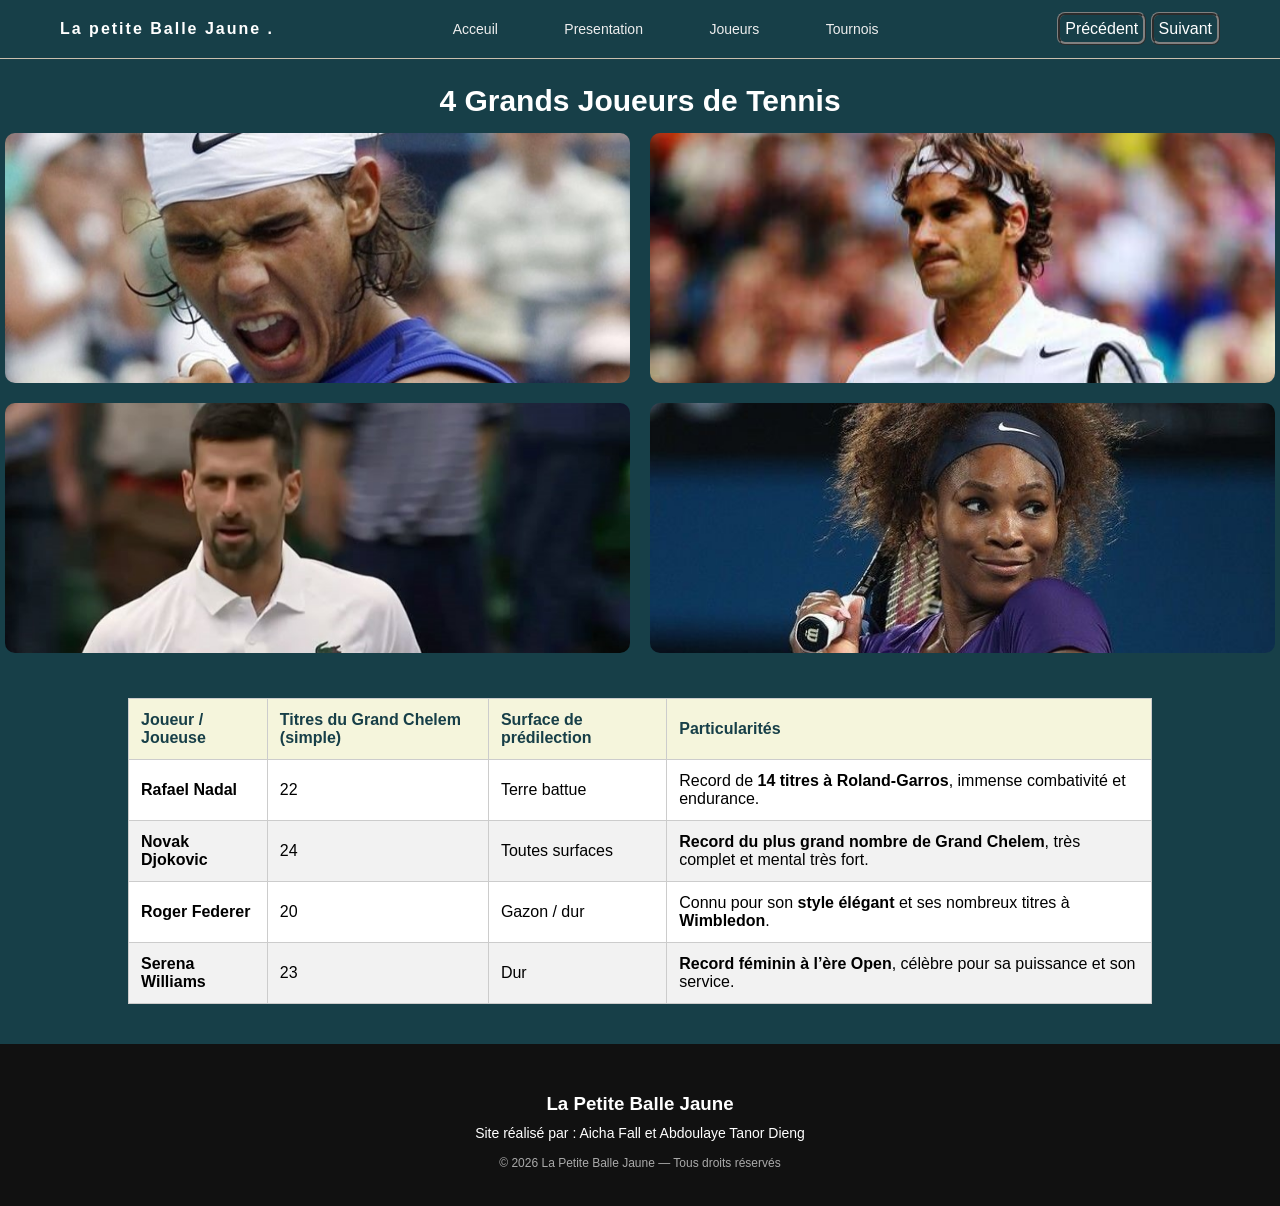
<file: joueurs.html>
<!DOCTYPE html>
<html lang="fr">
<head>
    <meta charset="UTF-8">
    <title>Joueurs de tennis celebres</title>
    <link rel="stylesheet" href="joueurs.css">
</head>
<body>
    <header class="navbar">
        <div class="logo"> La petite Balle Jaune .</div>
        <nav>
            <a href="index.html" class="star">Acceuil</a>
            <a href="Presentation.html"class="star">Presentation</a>
            <a href="joueurs.html"class="star">Joueurs</a>
            <a href="tournois.html"class="star">Tournois</a>
        </nav>
        <div class="auth">
            <a href="Presentation.html" class="btn">Précédent</a>
     <a href="tournois.html" class="btn" >Suivant</a> 
        </div>
    </header>
 <div class="auth">
    <h2 id="4">4 Grands Joueurs de Tennis </h2> 
        </div>
<div class="gallery">
    <div class="card">
        <img src="img3.jpg" alt="Rafael Nadal">
        <div class="overlay">
            <h3>Rafael Nadal</h3>
            <p>
            joueur espagnol légendaire, connu pour sa domination sur terre battue <br>
            et ses nombreux titres du Grand Chelem. Il est célèbre pour sa <br>
             détermination, son endurance et son mental de combattant.</p>
        </div>
    </div>

    <div class="card">
        <img src="img5.jpg" alt="Roger Federer" > 
        <div class="overlay">  
            <h3>Roger Federer</h3>         
        <p>joueur suisse emblématique, célèbre pour son jeu élégant,<br>
            sa précision et sa grande régularité au plus haut niveau.
        </p>
         </div>
    </div>

    <div class="card">
        <img src="img4.jpg" alt="Novak Djokovic">
        <div class="overlay">
            <h3>Novak Djokovic</h3>
            <p>joueur serbe parmi les plus titrés de l’histoire,<br>
                 reconnu pour sa souplesse, sa défense exceptionnelle <br>
                  et sa grande force mentale. </p>
       </div>
    </div>

    <div class="card">
        <img src="img6.jpg" alt="Serena Williams">
        <div class="overlay">
            <h3>Serena Williams</h3>
            <p>grande championne américaine, multiple gagnante <br>
                 de Grand Chelem, connue pour sa puissance, son <br>
                 service redoutable et sa combativité
    </p>
        </div>
    </div>
</div>


<table>

<thead>
<tr>
<th>Joueur / Joueuse</th>
<th>Titres du Grand Chelem (simple)</th>
<th>Surface de prédilection</th>
<th>Particularités</th>
</tr>
</thead>

<tbody>

<tr>
<td><b>Rafael Nadal</b></td>
<td>22</td>
<td>Terre battue</td>
<td>Record de <b>14 titres à Roland-Garros</b>, immense combativité et endurance.</td>
</tr>

<tr>
<td><b>Novak Djokovic</b></td>
<td>24</td>
<td>Toutes surfaces</td>
<td><b>Record du plus grand nombre de Grand Chelem</b>, très complet et mental très fort.</td>
</tr>

<tr>
<td><b>Roger Federer</b></td>
<td>20</td>
<td>Gazon / dur</td>
<td>Connu pour son <b>style élégant</b> et ses nombreux titres à <b>Wimbledon</b>.</td>
</tr>

<tr>
<td><b>Serena Williams</b></td>
<td>23</td>
<td>Dur</td>
<td><b>Record féminin à l’ère Open</b>, célèbre pour sa puissance et son service.</td>
</tr>

</tbody>
</table>
<footer class="footer">
    <div class="footer-content">
        <h3>La Petite Balle Jaune</h3>

        <p class="realisateurs">
            Site réalisé par : Aicha Fall et Abdoulaye Tanor Dieng 
        </p>
         <p class="license">
            © 2026 La Petite Balle Jaune — Tous droits réservés
        </p>
    </div>
</footer>
</body>
</html>
</file>
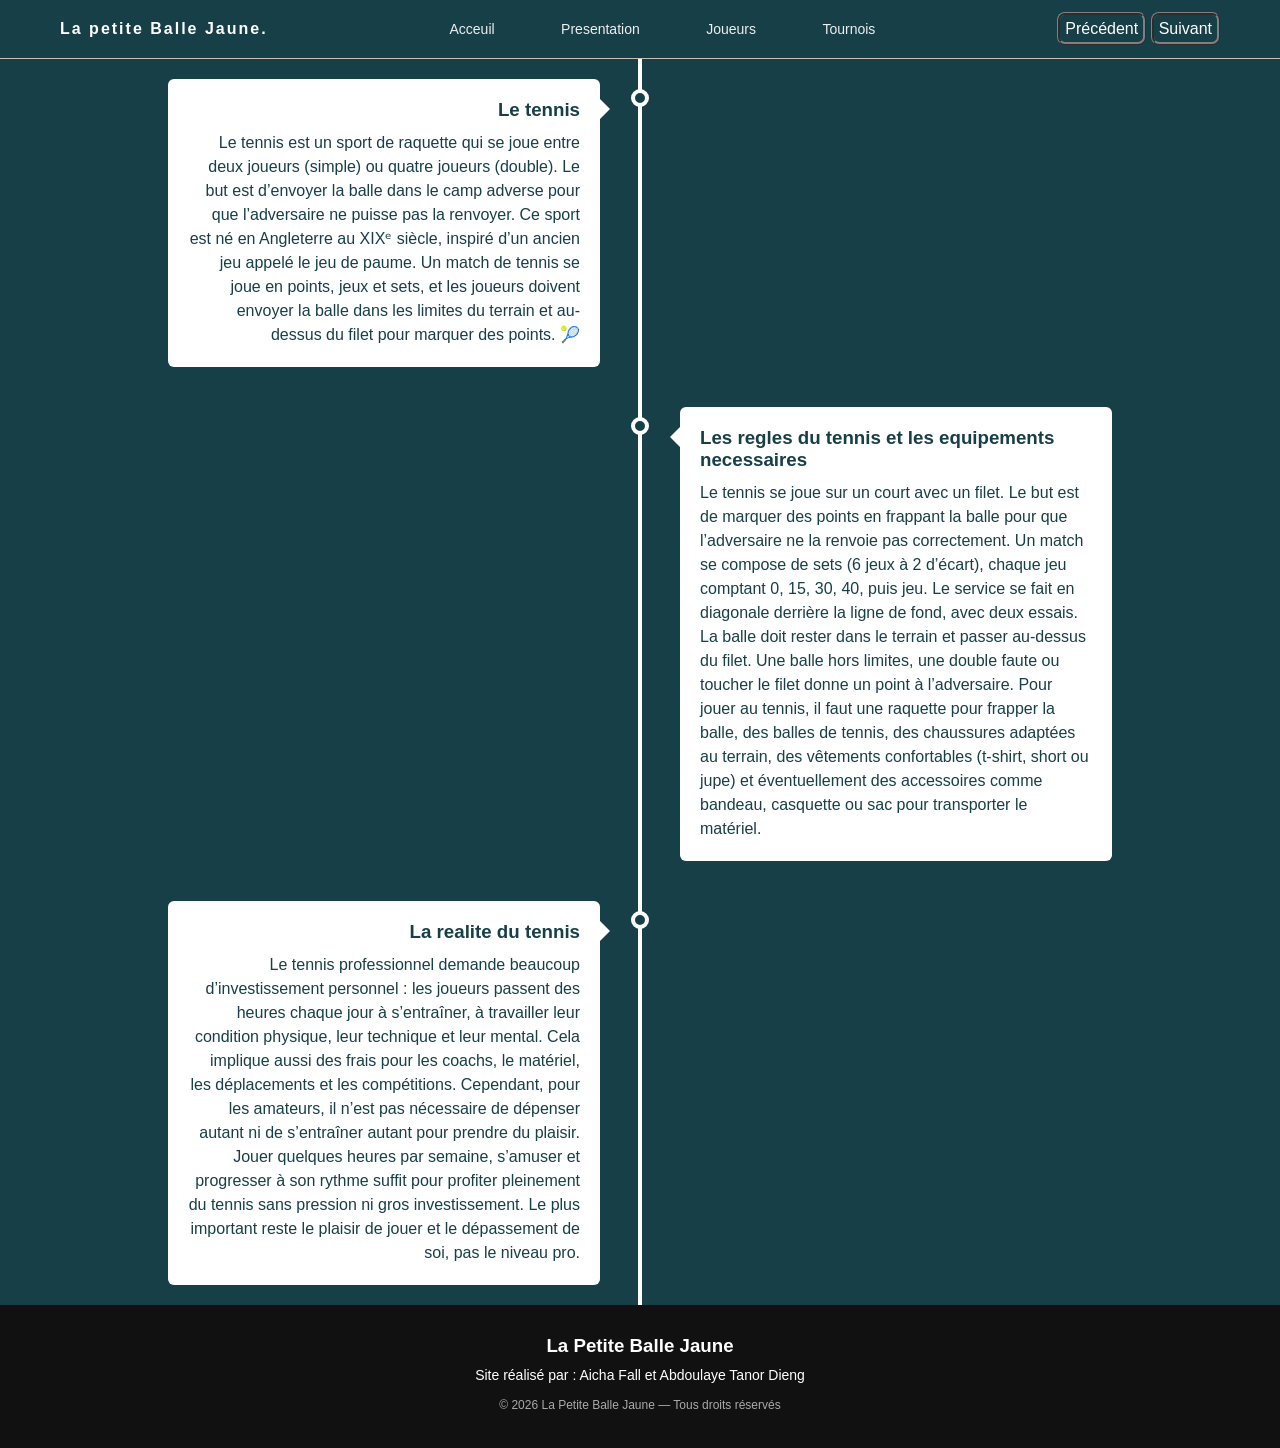
<file: Presentation.html>
<!DOCTYPE html>
<html lang="fr">
<head>
    <meta charset="UTF-8">
    <title>presntation</title>
    <link rel="stylesheet" href="presentation.css">
</head>
<body>
    <header class="navbar">
        <div class="logo"> La petite Balle Jaune.</div>
        <nav>
            <a href="index.html" class="star">Acceuil</a>
            <a href="Presentation.html"class="star">Presentation</a>
            <a href="joueurs.html"class="star">Joueurs</a>
            <a href="tournois.html"class="star">Tournois</a>
        </nav>
        <div class="auth">
             <a href="index.html" class="btn">Précédent</a>
            <a href ="joueurs.html" class="btn">Suivant</a>
        </div>
    </header>
<main>
<section class="timeline">

    <div class="event left">
        <div class="content">
            <h3>Le tennis</h3>
            <p>
            Le tennis est un sport de raquette qui se joue entre deux joueurs (simple) ou quatre joueurs (double). Le but est d’envoyer la balle dans le camp adverse pour que l’adversaire ne puisse pas la renvoyer. Ce sport est né en Angleterre au XIXᵉ siècle, inspiré d’un ancien jeu appelé le jeu de paume. Un match de tennis se joue en points, jeux et sets, et les joueurs doivent envoyer la balle dans les limites du terrain et au-dessus du filet pour marquer des points. 🎾
            </p>
        </div>
        <span class="dot"></span>
    </div>

    <div class="event right">
        <div class="content">
            <h3>Les regles du tennis et les equipements necessaires</h3>
            <p>
             Le tennis se joue sur un court avec un filet. Le but est de marquer des points en frappant la balle pour que l’adversaire ne la renvoie pas correctement. Un match se compose de sets (6 jeux à 2 d’écart), chaque jeu comptant 0, 15, 30, 40, puis jeu. Le service se fait en diagonale derrière la ligne de fond, avec deux essais. La balle doit rester dans le terrain et passer au-dessus du filet. Une balle hors limites, une double faute ou toucher le filet donne un point à l’adversaire.
             Pour jouer au tennis, il faut une raquette pour frapper la balle, des balles de tennis, des chaussures adaptées au terrain, des vêtements confortables (t-shirt, short ou jupe) et éventuellement des accessoires comme bandeau, casquette ou sac pour transporter le matériel.
            </p>
        </div>
        <span class="dot"></span>
    </div>

    <div class="event left">
        <div class="content">
         <h3>La realite du tennis</h3> 
         <p>
            Le tennis professionnel demande beaucoup d’investissement personnel : les joueurs passent des heures chaque jour à s’entraîner, à travailler leur condition physique, leur technique et leur mental. Cela implique aussi des frais pour les coachs, le matériel, les déplacements et les compétitions. Cependant, pour les amateurs, il n’est pas nécessaire de dépenser autant ni de s’entraîner autant pour prendre du plaisir. Jouer quelques heures par semaine, s’amuser et progresser à son rythme suffit pour profiter pleinement du tennis sans pression ni gros investissement. Le plus important reste le plaisir de jouer et le dépassement de soi, pas le niveau pro.
         </p>
        
            
        </div>
        <span class="dot"></span>
    </div>
</section>
</main>
<footer class="footer">
    <div class="footer-content">
        <h3>La Petite Balle Jaune</h3>

        <p class="realisateurs">
            Site réalisé par : Aicha Fall et Abdoulaye Tanor Dieng 
        </p>
         <p class="license">
            © 2026 La Petite Balle Jaune — Tous droits réservés
        </p>
    </div>
</footer> 
</body>
</html>
</file>
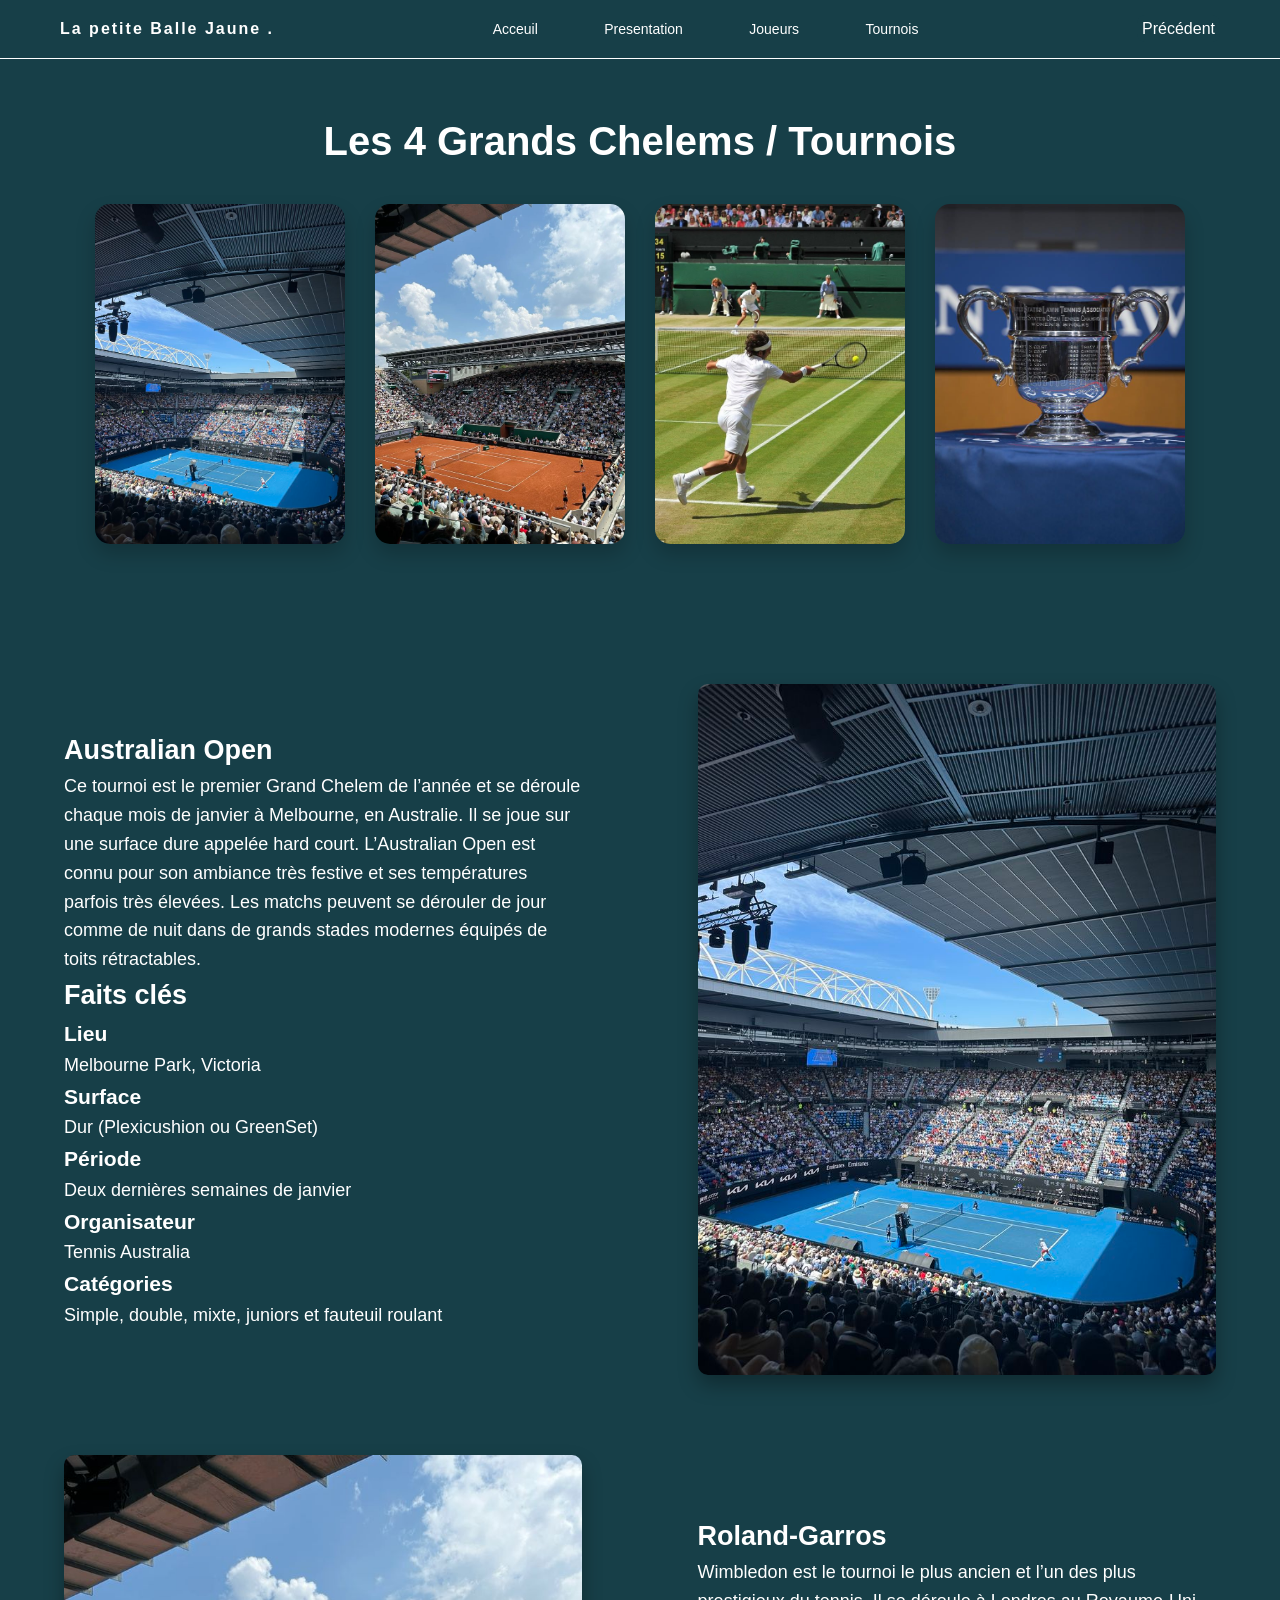
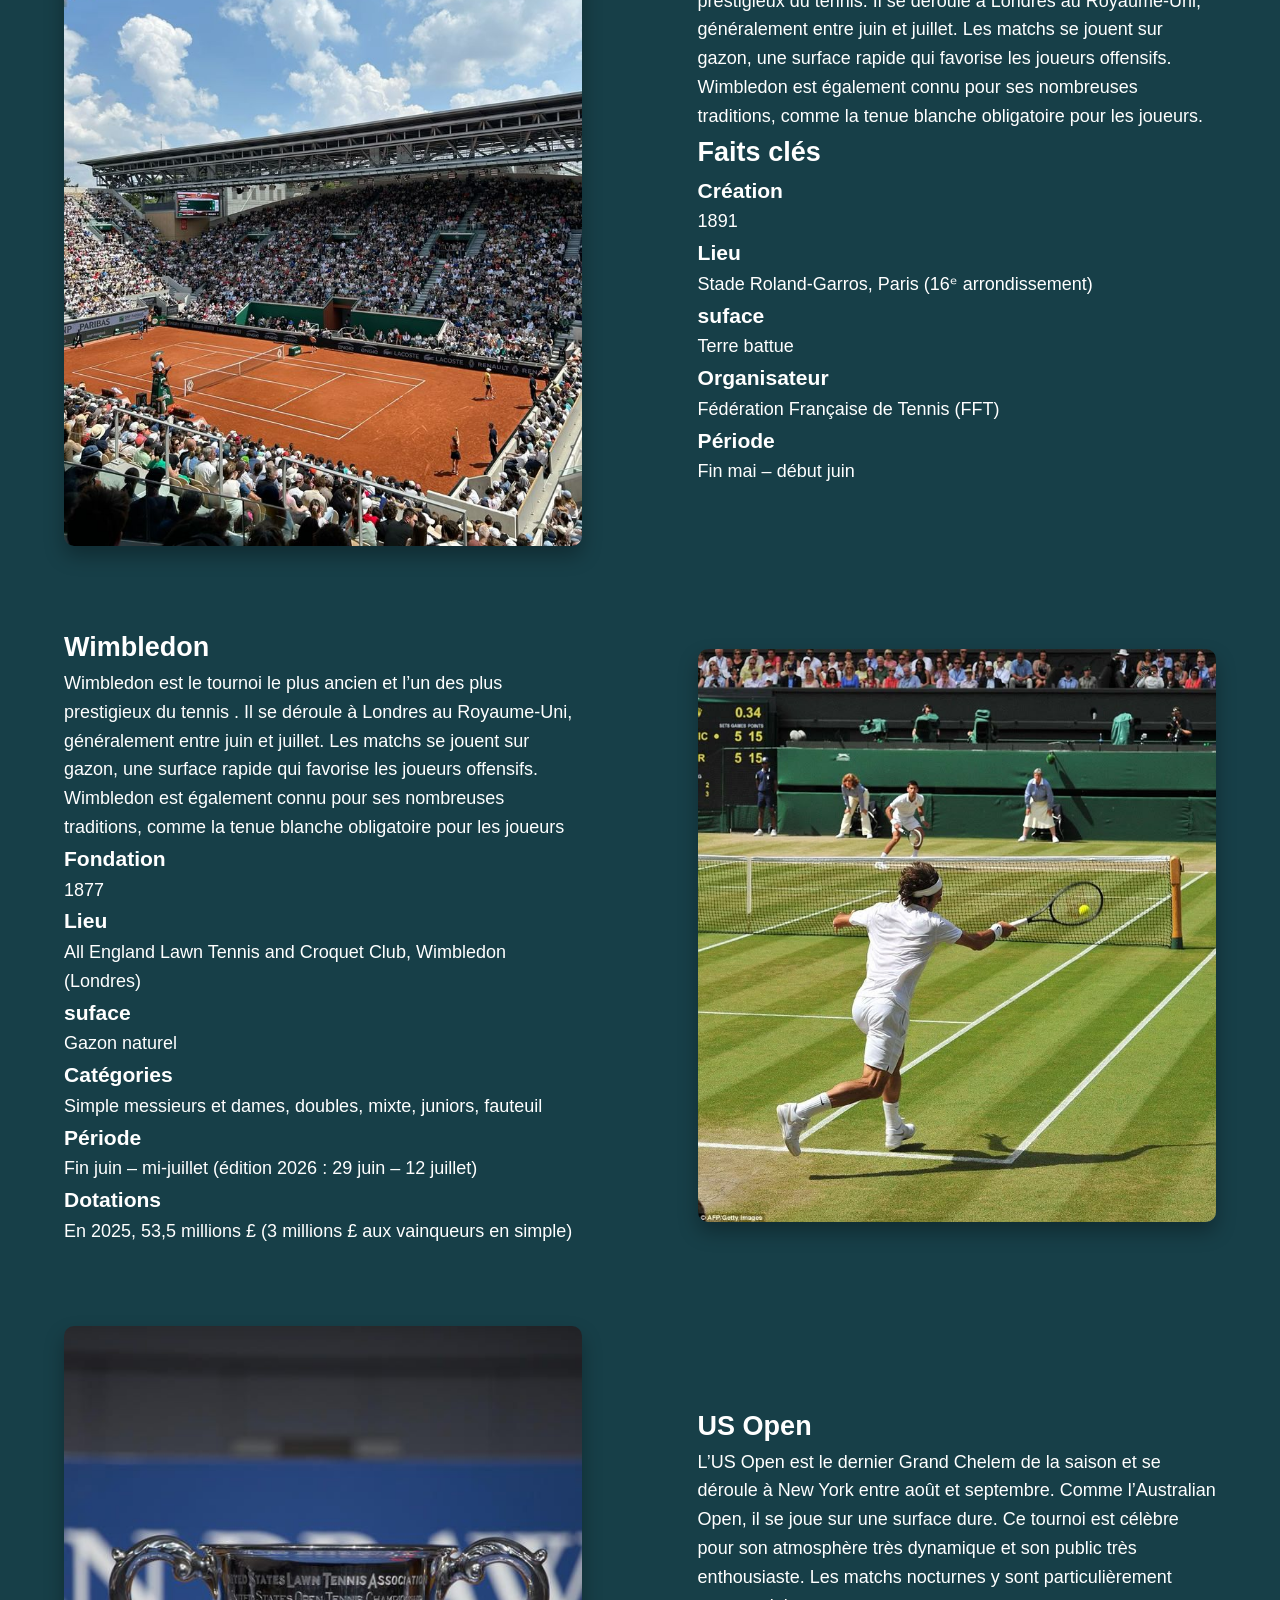
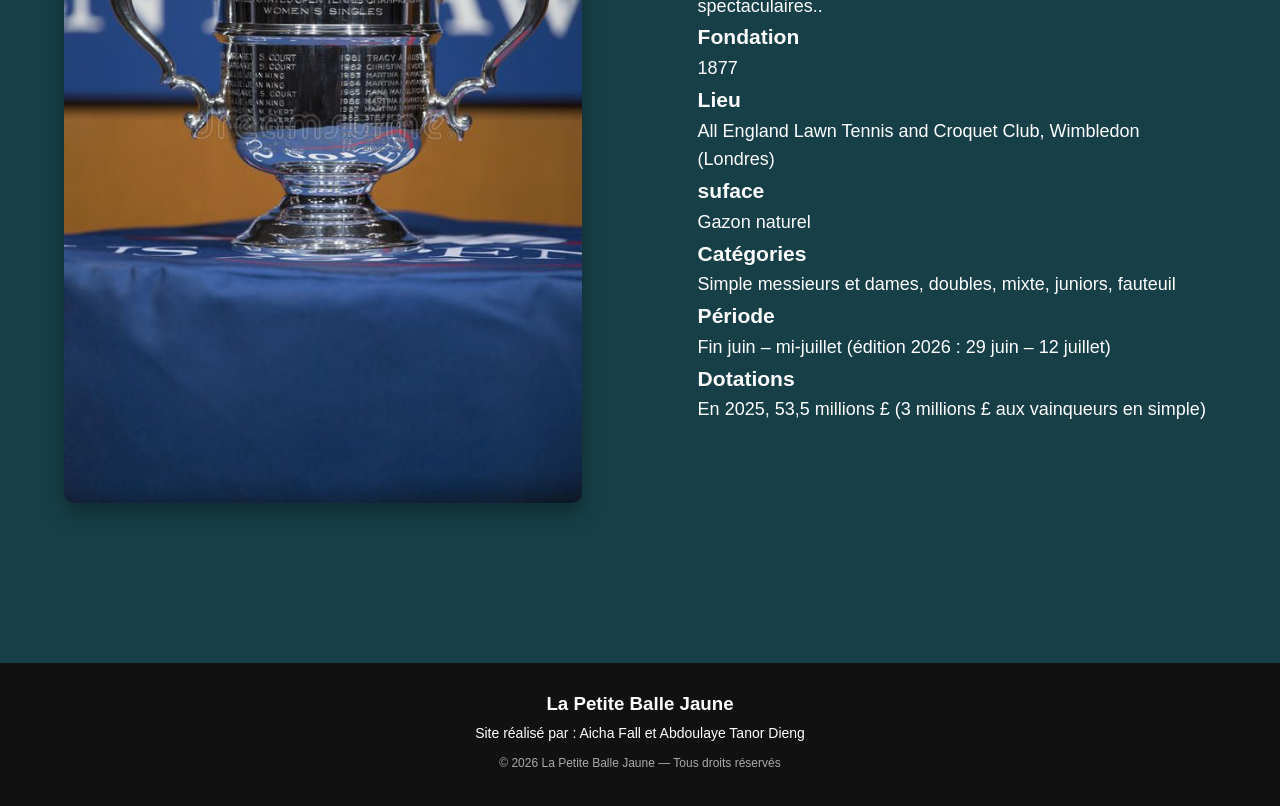
<file: tournois.html>
<!DOCTYPE html>
<html lang="fr">
<head>
<meta charset="UTF-8">
<title>Les Grands Chelems</title>
<link rel="stylesheet" href="tournois.css">
</head>

<body>
<header class="navbar">
        <div class="logo"> La petite Balle Jaune .</div>
        <nav>
            <a href="index.html"class="star">Acceuil</a>
            <a href="Presentation.html"class="star">Presentation</a>
            <a href="joueurs.html"class="star">Joueurs</a>
            <a href="tournois.html"class="star">Tournois</a>
        </nav>
        <div class="auth">
            <a href="joueurs.html" class="btn">Précédent</a>
    
        </div>
    </header>
<section class="slam-section">
<h1>Les 4 Grands Chelems / Tournois </h1>

<div class="cards">

<div class="card">
<img src="australian.jpg" alt="Australian Open">
<div class="overlay">
<h2>Australian Open</h2>
<p>Premier tournoi majeur de la saison. <a href="https://youtu.be/7CeEeluu9Q4?si=KSguYbhhuCR4LSQe" class="videos-liens">visionner une video </a></p>
</div>
</div>

<div class="card">
<img src="Roland Garros Paris.jpg" alt="Roland Garros">
<div class="overlay">
<h2>Roland-Garros</h2>
<p>Le célèbre tournoi sur terre battue. <a href="https://youtu.be/2Y3hlQAxfxE?si=4x1fwZUnHFe1R8RG" class="videos-liens">Visionner une video </a></p>
</div>
</div>

<div class="card">
<img src="wimbledon.jpg" alt="Wimbledon">
<div class="overlay">
<h2>Wimbledon</h2>
<p>Le plus ancien tournoi du tennis.<a href="https://youtu.be/CGRzfUccmNE?si=ipYCtTjc2t6v1b9C"  class="videos-liens">visionner une video

</a></p>
</div>
</div>

<div class="card">
<img src="usopen.jpg" alt="US Open">
<div class="overlay">
<h2>US Open</h2>
<p>Le spectaculaire tournoi de New York. <a href="https://youtu.be/DHo1mw7lj3s?si=YVFXHbXbVjYOmx3-" class="videos-liens"> Visionner une video </a></p>
</div>
</div>

</div>
</section>


<section class="tournois">

<div class="bloc">
<div class="texte">
<h2>Australian Open</h2>
<p>Ce tournoi est le premier Grand Chelem de l’année et se déroule chaque mois de janvier à Melbourne, en Australie. Il se joue sur une surface dure appelée hard court. L’Australian Open est connu pour son ambiance très festive et ses températures parfois très élevées. Les matchs peuvent se dérouler de jour comme de nuit dans de grands stades modernes équipés de toits rétractables. <br> 
    <h2>Faits clés</h2> <h3>Lieu</h3>Melbourne Park, Victoria 
<h3>Surface </h3> Dur (Plexicushion ou GreenSet) 
<h3>Période</h3> Deux dernières semaines de janvier 
<h3>Organisateur</h3> Tennis Australia 
<h3>Catégories</h3>Simple, double, mixte, juniors et fauteuil roulant  </p></div>

<img src="australian.jpg" alt="">
</div>


<div class="bloc inverse">
<img src="Roland Garros Paris.jpg" alt="">

<div class="texte">
<h2>Roland-Garros</h2>
<p>Wimbledon est le tournoi le plus ancien et l’un des plus prestigieux du tennis.
     Il se déroule à Londres au Royaume-Uni, généralement entre juin et juillet.
      Les matchs se jouent sur gazon, une surface rapide qui favorise les joueurs 
      offensifs. Wimbledon est également connu pour ses nombreuses traditions, 
      comme la tenue blanche obligatoire pour les joueurs.
    <h2>Faits clés</h2> <h3>Création </h3>1891
<h3>Lieu </h3> Stade Roland-Garros, Paris (16ᵉ arrondissement)
<h3> suface</h3> Terre battue
<h3>Organisateur</h3>  Fédération Française de Tennis (FFT)
<h3>Période</h3> Fin mai – début juin </p>
</div>
</div>


<div class="bloc">
<div class="texte">
<h2>Wimbledon</h2>
<p>Wimbledon est le tournoi le plus ancien et l’un des plus prestigieux du tennis
    . Il se déroule à Londres au Royaume-Uni, généralement entre juin et juillet.
     Les matchs se jouent sur gazon, une surface rapide qui favorise les joueurs offensifs.
      Wimbledon est également connu pour ses nombreuses traditions, comme la tenue blanche 
      obligatoire pour les joueurs
      <h3>Fondation</h3> 1877
      <h3>Lieu </h3> All England Lawn Tennis and Croquet Club, Wimbledon (Londres)
<h3> suface</h3>  Gazon naturel
<h3>Catégories</h3>  Simple messieurs et dames, doubles, mixte, juniors, fauteuil
<h3>Période</h3> Fin juin – mi-juillet (édition 2026 : 29 juin – 12 juillet)
<h3>Dotations </h3>En 2025, 53,5 millions £ (3 millions £ aux vainqueurs en simple)
    </p>
</div>

<img src="wimbledon.jpg" alt="">
</div>


<div class="bloc inverse">
<img src="usopen.jpg" alt="">

<div class="texte">
<h2>US Open</h2>
<p>L’US Open est le dernier Grand Chelem de la saison et se déroule à New York
     entre août et septembre. Comme l’Australian Open, il se joue sur une surface
      dure. Ce tournoi est célèbre pour son atmosphère très dynamique et son public
       très enthousiaste. Les matchs nocturnes y sont particulièrement spectaculaires..
        <h3>Fondation</h3> 1877
      <h3>Lieu </h3> All England Lawn Tennis and Croquet Club, Wimbledon (Londres)
<h3> suface</h3>  Gazon naturel
<h3>Catégories</h3>  Simple messieurs et dames, doubles, mixte, juniors, fauteuil
<h3>Période</h3> Fin juin – mi-juillet (édition 2026 : 29 juin – 12 juillet)
<h3>Dotations </h3>En 2025, 53,5 millions £ (3 millions £ aux vainqueurs en simple)
    
    </p>
</div>
</div>

</section>
<footer class="footer">
    <div class="footer-content">
        <h3>La Petite Balle Jaune</h3>

        <p class="realisateurs">
            Site réalisé par : Aicha Fall et Abdoulaye Tanor Dieng 
        </p>
         <p class="license">
            © 2026 La Petite Balle Jaune — Tous droits réservés
        </p>
    </div>
</footer>
</body>

</html>
</file>
<file: joueurs.css>
body {
    margin: 0;
    background-color: #173f48;
    font-family: Arial, sans-serif;
}

.gallery {
    display: grid;
    grid-template-columns: repeat(2, 1fr);
    gap: 20px;
    padding: 5px;
}

.card {
    position: relative;
    overflow: hidden;
    border-radius: 10px;
}

.card img {
    width: 100%;
    height: 250px;
    object-fit: cover;
    display: block;
    transition: transform 0.5s;
}

.card:hover img {
    transform: scale(1.1);
}

.overlay {
    position: absolute;
    top: 0;
    left: 0;
    width: 100%;
    height: 100%;
    background: rgba(0, 0, 0, 0.65);
    color: white;
    display: flex;
    flex-direction: column;
    justify-content: center;
    align-items: center;
    opacity: 0;
    transition: opacity 0.4s;
    text-align: center;
    padding: 20px;
}

.card:hover .overlay {
    opacity: 1;
}

.overlay h3 {
    margin-bottom: 10px;
    font-size: 24px;
}

.overlay p {
    font-size: 16px;
}

h2 {margin-bottom: 10px;
    font-size: 30px ;
text-align: center;
color: white;
} 
.btn{
    text-decoration: none;
    background-color:#173f48 ;
    color: white;
    padding: 5px 5px;
    border-radius: 8px;
    font-family: Arial, sans-serif;
    transition: 0.3s;
    border-style: ridge;
    border-color: grey;
}

.btn:hover{
    background-color:rgb(183, 183, 183);
}
 .navbar {
    display: flex;
    justify-content: space-between;
    align-items: center;
    padding: 20px 60px;
    border-bottom: 1px solid #cbbfae;

}

.logo {
    font-weight: bold;
    letter-spacing: 2px;
    color: white;
}

.navbar nav a {
    margin: 0 15px;
    text-decoration: none;
    color: #eeeeee;
    font-size: 14px; padding: 8px 16px;
}
.star:hover{ background-color:rgb(183, 183, 183);}


h1{
    margin-top:40px;
}

table{
    margin:40px auto;
    border-collapse: collapse;
    width:80%;
    background:white;
}

th, td{
    border:1px solid #ccc;
    padding:12px;
    text-align:left;
}

th{
    background-color:beige;
    color:#173f48 ;
}

tr:nth-child(even){
    background-color:#f2f2f2;
}

tr:hover{
    background-color:#e6ffe6;
}
.footer{
    background:#111;
    color:white;
    width:100%;
    padding:30px 0;
}

.footer-content{
    text-align:center;
}

.footer-content h3{
    margin-bottom:10px;
}

.footer-content p{
    margin:6px 0;
    font-size:14px;
}

.footer-content .license{
    margin-top:15px;
    font-size:12px;
    color:#aaa;
}
</file>
<file: presentation.css>
* {
    margin: 0;
    padding: 0;
    box-sizing: border-box;
    font-family: Arial, sans-serif;
}

body {
    background: #4b5166;
    background-color: #173f48;
}

.timeline {
    position: relative;
    width: 80%;
    margin: auto;
}

.star:hover{ background-color:rgb(183, 183, 183);}
.timeline::before {
    content: "";
    position: absolute;
    left: 50%;
    top: 0;
    width: 4px;
    height: 100%;
    background: #ffffff;
    transform: translateX(-50%);
}


.event {
    position: relative;
    width: 50%;
    padding: 20px 40px;
}


.content {
    background: #ffffff;
    padding: 20px;
    border-radius: 6px;
    position: relative;
}


.content h3 {
    color:#173f48 ;
    margin-bottom: 10px;
}


.content p {
    color:#173f48;
    line-height: 1.5;
}


.left {
    left: 0;
    text-align: right;
}


.right {
    left: 50%;
}


.left .content::after {
    content: "";
    position: absolute;
    top: 20px;
    right: -10px;
    border-width: 10px 0 10px 10px;
    border-style: solid;
    border-color: transparent transparent transparent white;
}

.right .content::after {
    content: "";
    position: absolute;
    top: 20px;
    left: -10px;
    border-width: 10px 10px 10px 0;
    border-style: solid;
    border-color: transparent white transparent transparent;
}


.dot {
    position: absolute;
    top: 30px;
    left: 100%;
    width: 18px;
    height: 18px;
    background:#173f48;
    border: 4px solid #ffffff;
    border-radius: 50%;
    transform: translateX(-50%);
}

.right .dot {
    left: 0;
    transform: translateX(-50%);
}
.auth button {
    padding: 8px 16px;
    border: 1px solid #4b3f32;
    background: transparent;
    cursor: pointer;
}

.btn{
    text-decoration: none;
    background-color:#173f48 ;
    color: white;
    padding: 5px 5px;
    border-radius: 8px;
    font-family: Arial, sans-serif;
    transition: 0.3s;
    border-style: ridge;
    border-color: grey;
}

.btn:hover{
    background-color : grey;
}
.navbar {
    display: flex;
    justify-content: space-between;
    align-items: center;
    padding: 20px 60px;
    border-bottom: 1px solid #cbbfae;

}

.logo {
    font-weight: bold;
    letter-spacing: 2px;
    color: white ;
}

.navbar nav a {
    margin: 0 15px;
    text-decoration: none;
    color: #eeeeee;
    font-size: 14px;
     padding: 8px 16px;
}
.footer{
    background:#111;
    color:white;
    width:100%;
    padding:30px 0;
    margin-top: auto; 
}

.footer-content{
    text-align:center;
}

.footer-content h3{
    margin-bottom:10px;
}

.footer-content p{
    margin:6px 0;
    font-size:14px;
}

.footer-content .license{
    margin-top:15px;
    font-size:12px;
    color:#aaa;
}
body{
    min-height:100vh;
    display:flex;
    flex-direction:column;
}
</file>
<file: tournois.css>
*{
margin:0;
padding:0;
box-sizing:border-box;
font-family:Arial, sans-serif;
}

body{
background:#173f48;
}

/* TITRES */

h1{
text-align:center;
margin-bottom:40px;
color: white;
font-size:40px;
}

/* CARTES */

.slam-section{
padding:60px 20px;
}

.cards{
display:flex;
justify-content:center;
gap:30px;
flex-wrap:wrap;
}

.card{
position:relative;
width:250px;
height:340px;
border-radius:15px;
overflow:hidden;
cursor:pointer;
box-shadow:0 10px 20px rgba(0,0,0,0.2);
transition:0.4s;
}

.card:hover{
transform:scale(1.05);
}

.card img{
width:100%;
height:100%;
object-fit:cover;
}

.overlay{
position:absolute;
bottom:0;
left:0;
width:100%;
height:100%;
background:linear-gradient(to top,rgba(0,0,0,0.8),transparent);
color:white;
display:flex;
flex-direction:column;
justify-content:flex-end;
padding:20px;
opacity:0;
transition:0.4s;
}

.card:hover .overlay{
opacity:1;
}

/* SECTIONS ALTERNÉES */

.tournois{
width:90%;
margin:auto;
padding:80px 0;
}

.bloc{
display:flex;
align-items:center;
justify-content:space-between;
gap:40px;
margin-bottom:80px;
}

.bloc img{
width:45%;
border-radius:10px;
box-shadow:0 10px 20px rgba(0,0,0,0.3);
transition:0.3s;
}

.bloc img:hover{
transform:scale(1.05);
}

.texte{
width:45%;
font-size:18px;
line-height:1.6;
}

.blocinverse{
flex-direction:row-reverse;
}
 .navbar {
    display: flex;
    justify-content: space-between;
    align-items: center;
    padding: 20px 60px;
    border-bottom: 1px solid white; 

}

.logo {
    font-weight: bold;
    letter-spacing: 2px;
    color: white;
}
.star:hover{ background-color:rgb(183, 183, 183);}
.navbar nav a {
    margin: 0 15px;
    text-decoration: none;
    color: white;
    font-size: 14px;
     padding: 8px 16px;
}
.btn{
    text-decoration: none;
    background-color:#173f48 ;
    color: white;
    padding: 5px 5px;
    border-radius: 8px;
    font-family: Arial, sans-serif;
    transition: 0.3s;
    
}

.btn:hover{
    background-color:rgb(183, 183, 183) ; }

    .texte{ color: white;}
    .footer{
    background:#111;
    color:white;
    width:100%;
    padding:30px 0;
}

.footer-content{
    text-align:center;
}

.footer-content h3{
    margin-bottom:10px;
}

.footer-content p{
    margin:6px 0;
    font-size:14px;
}

.footer-content .license{
    margin-top:15px;
    font-size:12px;
    color:#aaa;
}
</file>
